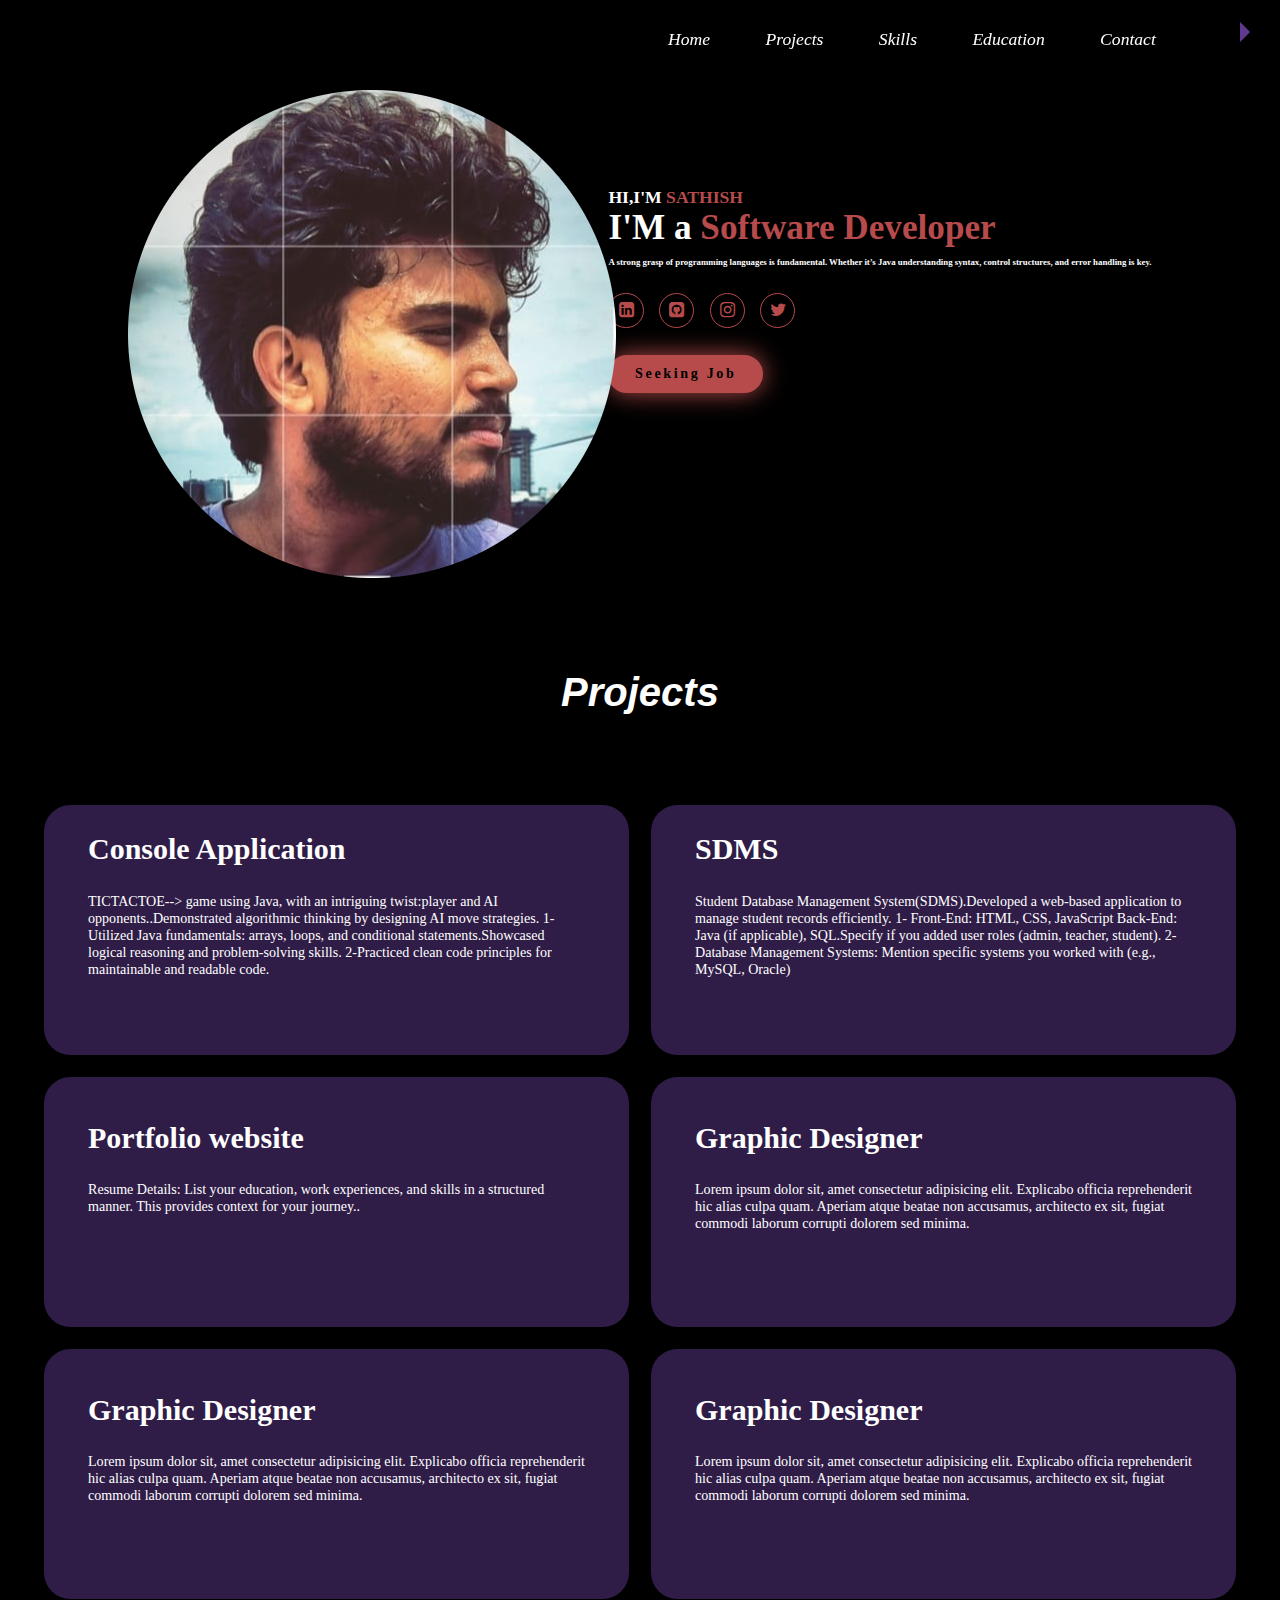
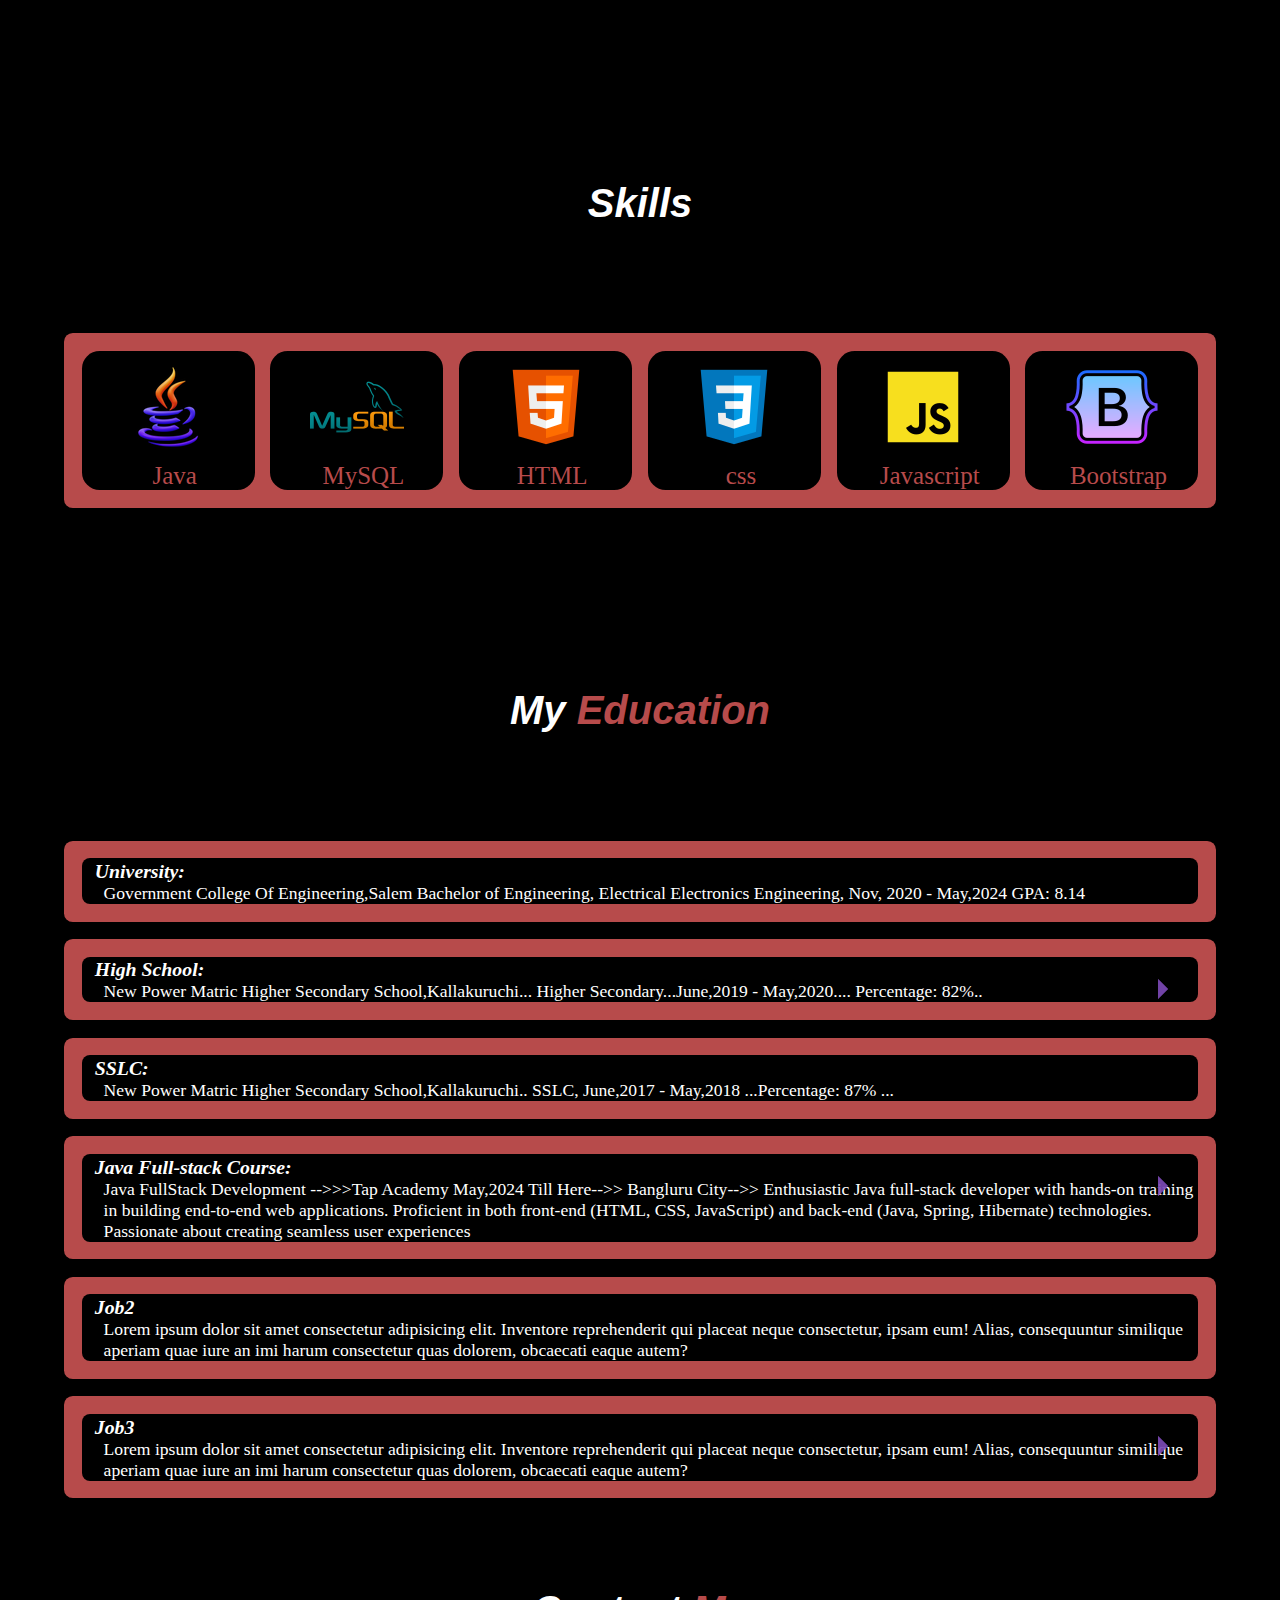
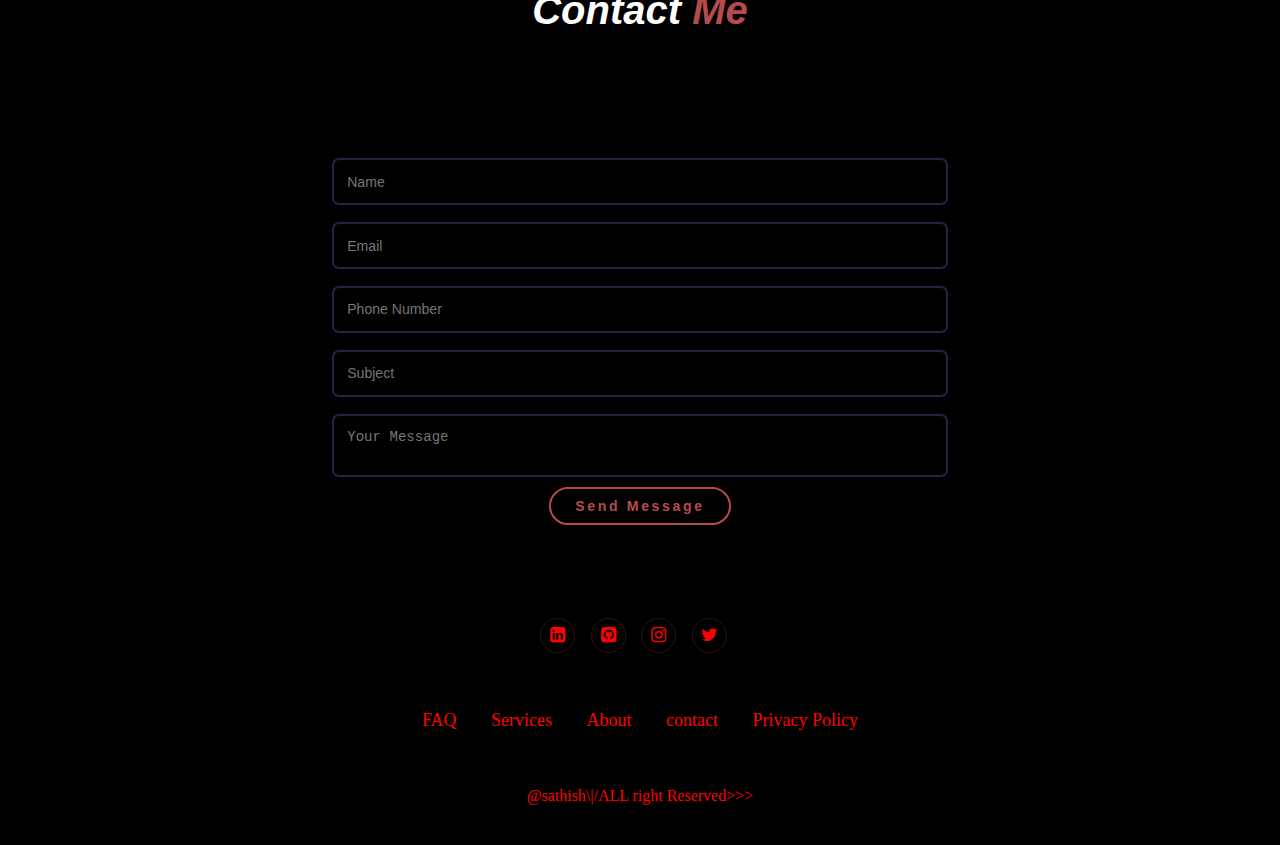
<file: index.html>
<!DOCTYPE html>
<html lang="en">
<head>
    <meta charset="UTF-8">
    <meta name="viewport" content="width=device-width, initial-scale=1.0">
    <title>Portofolio website using HTML and CSS</title>
    <link rel="stylesheet" href="style.css">
    <link rel="stylesheet" href="https://cdnjs.cloudflare.com/ajax/libs/font-awesome/4.7.0/css/font-awesome.css">
    


</head>
<body>
    <header>
       <a href="" class="logo"></a>


       <nav >
        <a href="" class="Active">Home</a>
        <a href="#services">Projects</a>
        <a href="">Skills</a> 
        <a href="" > Education</a>
        <a href="">Contact</a>
       </nav>
       

    </header>
   
<section class="home">
  
     
    <div class = "home-img">
        <img src="img3-modified.png" alt="">
    </div>

    <div class="home-content">
       
        <h1>HI,I'M <span>SATHISH</span></h1>
        <h3 class="typing-text">I'M a <span></span></h3>
        <h4>
            A strong grasp of programming languages is fundamental. Whether it’s Java understanding syntax, control structures, and error handling is key.
        </h4>
        <div class="social-icons">
            <a href="https://www.linkedin.com/in/sathish-venkatesan-3176b91bb/?lipi=urn%3Ali%3Apage%3Ad_flagship3_feed%3B%2BocOv8VDQhOlhLQ9fR%2BXVw%3D%3D"><i class="fa fa-linkedin-square"></i></a>
            <a href="https://github.com/Sathish78-programmer/Sathish78-programmer"><i class="fa fa-github-square"></i></a>  
            <a href="https://www.instagram.com/sathish__off____/"><i class="fa fa-instagram"></i></a>
            <a href="https://x.com/sathish993094?t=3ubagAQ6dRZDKsuMRsprng&s=09"><i class="fa fa-twitter"></i></a>
        </div>
        <a href="" class="btm" >Seeking Job</a>
    </div>  
</section>

<section class = "Service" id = "Services">
    <h2 class = "heading">Projects</h2>
    
    <div class = "Services-container">
        <div class="service-box">
            <div class = "service-info">
            <h4>Console Application </h4>
            <p>
                TICTACTOE--> game using Java, with an intriguing twist:player and AI opponents..Demonstrated algorithmic thinking by designing AI move strategies.
1-Utilized Java fundamentals: arrays, loops, and conditional statements.Showcased
logical reasoning and problem-solving skills.
2-Practiced clean code principles for maintainable and readable code.
            </p>
        </div>
    </div>


    <div class="service-box">
        <div class = "service-info">
        <h4>SDMS</h4>
        <p>
           Student Database Management System(SDMS).Developed a web-based application to manage student records efficiently.
            1- Front-End: HTML, CSS, JavaScript Back-End: Java (if applicable), SQL.Specify if
            you added user roles (admin, teacher, student).
            2-Database Management Systems: Mention specific systems you worked with (e.g.,
            MySQL, Oracle)
        </p>
    </div>
</div>

<div class="service-box">
    <div class = "service-info">
    <h4>Portfolio website</h4>
    <p>
        Resume Details: List your education, work experiences, and skills in a structured manner. This provides context for your journey..
    </p>
</div>
</div>

<div class="service-box">
    <div class = "service-info">
    <h4>Graphic Designer</h4>
    <p>
        Lorem ipsum dolor sit, amet consectetur adipisicing elit. Explicabo officia reprehenderit hic alias culpa quam. Aperiam atque beatae non accusamus, architecto ex sit, fugiat commodi laborum corrupti dolorem sed minima.
    </p>
</div>
</div>

<div class="service-box">
    <div class = "service-info">
    <h4>Graphic Designer</h4>
    <p>
        Lorem ipsum dolor sit, amet consectetur adipisicing elit. Explicabo officia reprehenderit hic alias culpa quam. Aperiam atque beatae non accusamus, architecto ex sit, fugiat commodi laborum corrupti dolorem sed minima.
    </p>
</div>
</div>

<div class="service-box">
    <div class = "service-info">
    <h4>Graphic Designer</h4>
    <p>
        Lorem ipsum dolor sit, amet consectetur adipisicing elit. Explicabo officia reprehenderit hic alias culpa quam. Aperiam atque beatae non accusamus, architecto ex sit, fugiat commodi laborum corrupti dolorem sed minima.
    </p>
</div>
</div>
    </div>
</section>

<section class="skills" id ="skills">
    <h2 class = "heading">Skills</h2>
    <div class = "container">
        <div class="row" id ="skillsContainer">
            <div class="bar">
                <div class="info">
                    <img src ="icons8-java-logo-94.png"/>
                    <span >Java</span>
                </div>
            </div>
            <div class="bar">
                <div class="info">
                    <img src ="icons8-mysql-94.png"/>
                    <span >MySQL</span>
                </div>
            </div>
            <div class="bar">
                <div class="info">
                    <img src ="icons8-html-logo-94.png"/>
                    <span >HTML</span>
                </div>
            </div>
            <div class="bar">
                <div class="info">
                    <img src ="icons8-css-logo-94.png"/>
                    <span >css</span>
                </div>
            </div>
            <div class="bar">
                <div class="info">
                    <img src ="icons8-javascript-94.png"/>
                    <span >Javascript</span>
                </div>
            </div> <div class="bar">
                <div class="info">
                    <img src ="icons8-bootstrap-94.png"/>
                    <span >Bootstrap</span>
                </div>
            </div>
        </div>
    </div>
</section>
<section class="education" id="education">
    <h2 class="heading">My <span>Education</span></h2>
    <div class="timeline">
        <div class="container right">
            <div class = "content">
                <div class="tag">
                    <h2>University:</h2>
                </div>
                <div class="decs">
                    <p> Government College Of Engineering,Salem 
                        Bachelor of Engineering,
                        Electrical Electronics Engineering, Nov, 2020 - May,2024
                        GPA: 8.14
                        </p>
                </div>
            </div>
        </div>
        <div class="container left">
            <div class = "content">
                <div class="tag">
                    <h2>High School:</h2>
                </div>
                <div class="decs">
                    <p> New Power Matric Higher Secondary School,Kallakuruchi...
                        Higher Secondary...June,2019 - May,2020....
                        Percentage: 82%..</p>
                </div>
            </div>
        </div> <div class="container right">
            <div class = "content">
                <div class="tag">
                    <h2>SSLC:</h2>
                </div>
                <div class="decs">
                    <p> New Power Matric Higher Secondary School,Kallakuruchi..
                        SSLC, June,2017 - May,2018
                        ...Percentage: 87% ...</p>
                </div>
            </div>
        </div>
        <div class="container left">
            <div class = "content">
                <div class="tag">
                    <h2>Java Full-stack Course:</h2>
                </div>
                <div class="decs">
                    <p> Java FullStack Development -->>>Tap Academy
                        May,2024 Till Here-->> Bangluru City-->>
                        Enthusiastic Java full-stack developer with hands-on training in building end-to-end
                        web applications.
                        Proficient in both front-end (HTML, CSS, JavaScript) and back-end (Java, Spring,
                        Hibernate) technologies. Passionate about creating seamless user experiences</p>
                </div>
            </div>
        </div> <div class="container right">
            <div class = "content">
                <div class="tag">
                    <h2>Job2</h2>
                </div>
                <div class="decs">
                    <p> Lorem ipsum dolor sit amet consectetur adipisicing elit. Inventore reprehenderit qui placeat neque consectetur, ipsam eum! Alias, consequuntur similique aperiam quae iure an
                        imi harum consectetur quas dolorem, obcaecati eaque autem?</p>
                </div>
            </div>
        </div>
        <div class="container left">
            <div class = "content">
                <div class="tag">
                    <h2>Job3</h2>
                </div>
                <div class="decs">
                    <p> Lorem ipsum dolor sit amet consectetur adipisicing elit. Inventore reprehenderit qui placeat neque consectetur, ipsam eum! Alias, consequuntur similique aperiam quae iure an
                        imi harum consectetur quas dolorem, obcaecati eaque autem?</p>
                </div>
            </div>
        </div>
    </div>

</section>


<section class="contact" id="contact">
    <h2 class="heading">Contact <span>Me</span></h2>
    <form action="">
        <div class="input-box">
            <input type="text" name = "name" placeholder="Name" required>
            <input type="email" placeholder="Email" required>
            <input type="number"  placeholder="Phone Number" required>
            <input type="text"  placeholder="Subject" required>
        </div>
        <textarea name="" id="" cols="30" roe="10" placeholder="Your Message"></textarea>
          <input type="submit" value="Send Message" class="btn">
    
    </form>

</section>

<footer class="footer">
    <div class="social">
        <a href="https://www.linkedin.com/in/sathish-venkatesan-3176b91bb/?lipi=urn%3Ali%3Apage%3Ad_flagship3_feed%3B%2BocOv8VDQhOlhLQ9fR%2BXVw%3D%3D"><i class="fa fa-linkedin-square"></i></a>
        <a href="https://github.com/Sathish78-programmer/Sathish78-programmer"><i class="fa fa-github-square"></i></a>  
        <a href="https://www.instagram.com/sathish__off____/"><i class="fa fa-instagram"></i></a>
        <a href="https://x.com/sathish993094?t=3ubagAQ6dRZDKsuMRsprng&s=09"><i class="fa fa-twitter"></i></a>
    </div>
    <ul class="list">
        <li><a href="#" >FAQ</a></li>
        <li><a href="#" >Services</a></li>
        <li><a href="#" >About</a></li>
        <li><a href="#" >contact</a></li>
        <li><a href="#" >Privacy Policy</a></li>
    </ul>
    <p class="copyright">
        @sathish\|/ALL right Reserved>>>
    </p>
</footer>





    
</body>
</html>
</file>
<file: style.css>
*{
    margin: 0;
    padding: 0;
    box-sizing: border-box;
    text-decoration: none;
    border: none;
    outline: none;
    font-family: 'poins' sans-serif;
}

html{
    font-size: 62.5%;
}
body{
    width: 100%;
    height: 100vh;
    overflow-x:hidden ;
    background-color: black;
    color:white ;

}
header{
    margin-top: 20px;
    position: fixed;
    top: 0;
    left: 0;
    width: 100%;
    padding:1rem 9% ;
    background-color: transparent;
    filter: drop-shadow(10px);
    display: flex;
    justify-content: space-between;
    align-items: center;
    z-index: 100;

}
.logo{
    font-size: 3rem;
    color:#b74b4b;
    font-weight: 800;
    cursor: pointer;
    transition: 0.5s case;
}

.logo:hover{
    transition: scale(1.1) ;
}

nav a{
    font-size: 2rem;
    color: white;
    margin-left: 4rem;
    font-weight: 400;
    transition: 0.3s case;
    border-bottom: 3px solid transparent;
    padding: 9px;
    font-style: italic;
}

nav a:hover,
nav a.active{
    color: #b74b4b;
    border-bottom: 3px solid #b74b4b;


}
.home{
    display: flex;
    justify-content: center;
    align-items: center;
    gap : 8rem;
    background-color: black;

}
.home.home-content h1{
  
    font: size 6rem;
    font-size: 700;
    line-height:1.3 ;
}

span{
    color: #b74b4b;
}
.home-content h3{
    
    font-size: 4rem;
    margin-bottom: 1rem;
    font-weight: 700;
}
.home-img{
    position: relative;
    width:32vw;
    padding-top: 90px;
    height: auto;
    border-radius: 50%;
    box-shadow: 0 0 25px solid #b74b4b;
    cursor: pointer;
    transition: 0.2s linear;
}
.home-img img-hover{
    font-size:1.8rem ;
    font-weight: 500;
}

.social-icons a{
    display: inline-flex;
    justify-content: center;
    align-items: center;
    width: 4rem;
    height: 4rem;
    background-color: transparent; 
    border: 0.2rem solid #b74b4b;
    font-size: 2rem;
    border-radius: 50%;
    margin: 3rem 1.5rem 3rem 0;
    transition: 0.3s case;
    color: #b74b4b;

}
.social-icons a :hover{
    color: black;
    transform: scale(1.3) translate(-5px);
    background-color: #b74b4b;
    box-shadow:0 0 25px #b74b4b  ;

}
.btm{
    display: inline-block;
    padding: 1rem 2.8rem;
    background-color: black;
    border-radius: 4rem;
    font-size: 1.6rem;
    color: #b74b4b;
    letter-spacing: 0.3rem;
    font-weight: 600;
    border: 2px solid #b74b4b;
    transition: 0.3s case;
    cursor: pointer;

}
.btm{
    transform: scale3d(1.03);
    background-color: #b74b4b;
    color:black;
    box-shadow: 0 0 25px #b74b4b;
}
.typing-text{
    font-size: 34px;
    font-weight: 600;
    min-width:200px;

}
.typing-text span{
    position: relative;
}
.typing-text span::before{
    content: "Software Developer";
    color: #b74b4b;
    animation: anim 20s infinite;
}
.typing-text span ::after{
  content: "";
  background-color: black;
  position:absolute;
  width: calc(100% + 8px);
  height: 100%;
  border-left: 3px solid black;
  right: -8;
  animation: cursor 0.6s infinite , typing 20s steps(14) infinite;
}

@keyframes cursor {
    to{
        border-left: 3px solid #b74b4b;
    }
    
}
@keyframes anim {
    0%,20%{
             content: "Web Developer";
    }
    21%,40%{
        content: "Developer";
    }
    41%,60%{
        content: "Web Designer";
            }
            61%,80%{
                content:"Editer";
            }
            81%,100%{
                content: "problem Solver";
            }
}
@media(max-width:1000px){
    .home{
        gap :4rem;
    }
}
@media (max-width:995px) {
    .home{
        flex-direction: column;
        margin: 5rem 4rem;
    }
    .home .home-content h3{
        font-size: 2.5rem;
    }
    .home-content h1{
        font-size: 5rem;
    }
    .home-img img{
        width: 70vw;
        margin-top:4rem;
    }
    
}

@media (max-width:995px) {
    nav{
        position:absolute;
        display: none;
        top: 0;
        right: 0;
        width: 40%;
        border-left: 3px solid #b74b4b;
        border-bottom: 3px solid #b74b4b;
        border-bottom-left-radius: 2rem;
        padding: 1rem solid;
        background-color:#161616;
        border-top: 0.1rem solid rgba(0, 0, 0, 1);
    }
    nav.active{
        display: block;
    }
    nav a{
        display: block;
        font-size: 2rem;
        margin: 3rem 0;
    }
    nav a:hover,
    nav a.active{
        padding: 1rem;
        border-radius:0.5rem ;
        border: bottom 0.5em #b74b4b;
    }
    
}

.home1{
    padding-bottom: 60px;
    
    font-size: 3rem;
    color:#b74b4b;
    font-weight: 800;
    cursor: pointer;
    transition: 0.5s case;
}

/* Service Section*/
:root{
    --bg-color:#000000;
   --second-bg-color:#161616;
   --text-color:#fff;
   --main-color:#7c4bb763;
   }

.services{
    background: var(--second-bg-color);
    padding-bottom: 90px;

}
.Services-container{
    display: grid;
    grid-template-columns: repeat(3,2fr);
    align-items: center;
    gap: 2.5rem;
    padding-bottom:30px ;

}
.service-box{
    background-color: var(--main-color);
    height: 250px;
    border-radius: 3rem;
    cursor: pointer;
    transition: 0.3s case;
}
.service-box:hover{
    background:transparent;
    color: var(--text-color);
    transform: scale(1.03);
}
.service-box  .service-info{
    display: flex;
    flex-direction: column;
    text-align: left;
    max-height: 200px;
    justify-content: center;
    align-items: baseline;
    padding: 5em;
}
.service-info h4{
    font-size: 30px;
    font-weight: 600;
    margin-bottom: 3rem;
}

.service-info p{
    font-size: 1.6rem;
    font-weight: 400;
    max-height: 100px;
    margin: auto;
}
.heading{
    padding-bottom: 90px;
    padding-top: 90px;
    font-size: 35px;
    font-size: 3rem;
    color:#b74b4b;
    font-weight: 800;
    cursor: pointer;
    transition: 0.5s case;
    
}
@media (max-width:991px){
    section{
        padding:10rem 3% 2rem;

    }
    .services{
        padding-bottom: 7rem;
    }
}
@media(max-width:895px){
    .services h2 {
        margin-bottom: 3rem;
    }
    .Services-container{
        grid-template-columns: repeat(1,1fr);
    }
}


/*Skills*/ 

.skills{

    padding-bottom: 90px;
    padding-top: 30px;
    font-size: 35px;
    font-size: 3rem;
    color:#b74b4b;
    font-weight: 800;
    cursor: pointer;
    transition: 0.5s case;
    right: 20px;
}

.container{
    background:#b74b4b;
    color: var(--text-color);
    border-radius: 1rem;
    padding: 2rem;
    width: 90%;
    margin: auto;
    margin-top: 2rem;
}
.row{
    display: grid;
    grid-template-columns: repeat(6,1fr);
    flex-wrap: wrap;
    gap: 1.8rem;
}
.bar{

    
    border-radius: 2rem;
    background:var(--bg-color);
    height:max-content;
    transition: 0.3s case;
}
.skills.container.bar:hover{
    box-shadow: 0 4px 10 px var(--main-color);
}
.info{
    display: flex;
    flex-direction: column;
    align-items: center;
    gap: 1rem;
    margin-top: 1rem;
}
.info span{
    font-size: 25px;
    font-weight: 500;
    margin-left: 1.5rem;
}
.skills.container{
    margin-top: 5px;
    width: 100%;
}
/*education*/

.education{
    background:black;
}


 .education.container{
    padding: 10px 40px;
    position: relative;
    background-color: inherit;
    width: 50%;
 }
 .education.container::after{
    content: '\f501';
    position: absolute;
    width: 25px;
    height: 95px;
    line-height: 25px;
    right: -17px;
    background-color: rgb(252,252,252);
    border: 4px solid var(--main-color);
    top: 15px;
    border-radius: 70%;
    z-index: 100;
    font-size: 1.89rem;
    text-align: center;
    font-weight: 600;
    font-family: "Font Awesome\  5 Free";
    color: rgb(90,64 , 64) ;
 }

 .left{
    left: 0;
 }
 .right{
    left: 50%;
 }
 .left ::before{
    content: '';
    height: 0;
    position: absolute;
    top: 22px;
    width: 0;
    z-index: 1;
    right: 30px;
    border: medium solid var(--main-color);
    border-width: 10px 0 10px 10px;
    border-color: transparent transparent transparent var(--main-color);

 }
 .right::before{
    content: '';
    height: 0;
    position: absolute;
    top: 22px;
    width: 0;
    z-index: 1;
    right: 30px;
    border: medium solid var(--main-color);
    border-width: 10px 0 10px 10px;
    border-color: transparent transparent transparent var(--main-color);

 }
.education.right::after{
    left: -16px;
}
.content{
    background:black;
    position: relative;
    border-radius: 8px;
}
.tag{
    font-size: 1.5rem;
    font-style: italic;
    padding-top: 0.2rem;
    padding-left: 1.5rem;
}
.decs{
    margin-left: 2.5rem;
    font-size: 200%;
    font-weight: 1000px;
    
}
.decs h3{
    font-size: 1.2rem;
    font-weight: 600;
    font-style: oblique;

}
.education.content.decs p{
    font-size:1.3rem ;
    font-weight: 500;
    font-family: 'Lucida Sans', 'Lucida Sans Regular', 'Lucida Grande', 'Lucida Sans Unicode', Geneva, Verdana, sans-serif;
}

@media screen and (max-width:600px){
    .education.timeline{
        margin-top: 2rem;
    }
    .education.timeline::after{
        left: 31px;
    }
    .education.container{
        width: 100%;
        padding-left: 8rem;
        padding-right: 2rem;
    }
    .education.container::after{
        font-size:2.2rem ;
    }
    .education.container::before{
        left: 61px;
        border: medium solid var(--main-color);
        border-width: 10px 10px 10px 0;
        border-color: transparent var(--main-color) transparent transparent;
    }
    .education.left::after{
        left: 15px;
    }
    .education.right::after{
        left: 15px;
    }
}
.heading{
    color:white;
    font-family: Arial, Helvetica, sans-serif;
    font-style: italic;
    font-size: 40px;
    text-align: center;
}
.heading:hover,
.heading ::after{
    color: #b74b4b;
    border-bottom: 3px solid #b74b4b;
}


/* Contact Section*/

.contact h2{
    margin-bottom: 3rem;
    color: #fff;

}
.contact form{
    max-width: 70rem;
    margin: 1rem auto;
    margin-bottom: 3rem;
    text-align: center;


}
.contact form.input-box{
    display: flex;
    justify-content: center;
    flex-wrap: wrap;
}
.contact form .input-box input,
.contact form textarea{
    width: 100%;
    padding: 1.5rem;
    font-size: 1.6rem;
    color: var(--text-color);
    background: var(--bg-color);
    border-radius: 0.8rem;
    border: 2px solid var(--main-color);
    margin: 1rem 0;
    resize: none;

}
.contact form .btn{
    display: inline-block;
    padding: 1rem 2.8rem;
    background-color: black;
    border-radius: 4rem;
    font-size: 1.6rem;
    color: #b74b4b;
    letter-spacing: 0.3rem;
    font-weight: 600;
    border: 2px solid #b74b4b;
    transition: 0.3s case;
    cursor: pointer;

}

/* footer*/
.footer{
    position: relative;
    bottom: 0;
    width: 100%;
    padding: 40px 0;
    background-color:black;

}
.social {
    text-align: center;
    padding-bottom: 25px;
    color:grey;
}
.social a {
    display: inline-flex;
    justify-content: center;
    align-items: center;
    width: 4rem;
    height: 4rem;
    background-color: transparent; 
    border: 0.2rem solid #b74b4b3f;
    font-size: 2rem;
    border-radius: 50%;
    margin: 3rem 1.5rem 3rem 0;
    transition: 0.3s case;
    color:red;
}
.social a:hover{
    color: re;
    transform: scale(1.3) translate(-5px);
    background-color: #b74b4b01;
    box-shadow:0 0 25px #b74b4b00  ;
}
.footer ul{
    margin-top: 0;
    padding: 0;
    font-size: 18px;
    line-height: 1.8;
    margin-bottom: 0;
    text-align: center;
}
.footer ul li a{
    color:red;
    border-bottom: 3px solid transparent;
    transition: 0.3s ease;
}
.footer ul li a:hover{
    border-bottom: 3px solid white;

}
.footer ul li {
    display: inline-block;
    padding: 0 15px;

}
.copyright{
    margin-top: 50px;
    text-align: center;
    font-size: 16px;
    color:red;
}

@media (max-width:1285px) {
    html{
        font-size: 55%;
    }
    .Services-container{
        padding-bottom: 7rem;
        grid-template-columns: repeat(2,1fr);
        margin: 0 5rem;
    }
    
}
@media (max-width:991px) {
    .header{
        padding: 2rem 3%;
    }
    section {
        padding: 10rem 3% 2rem;
    }
    .services{
        padding-bottom: 7rem;
    }
    .footer{
        padding: 2rem 3%;
    }
}
</file>
